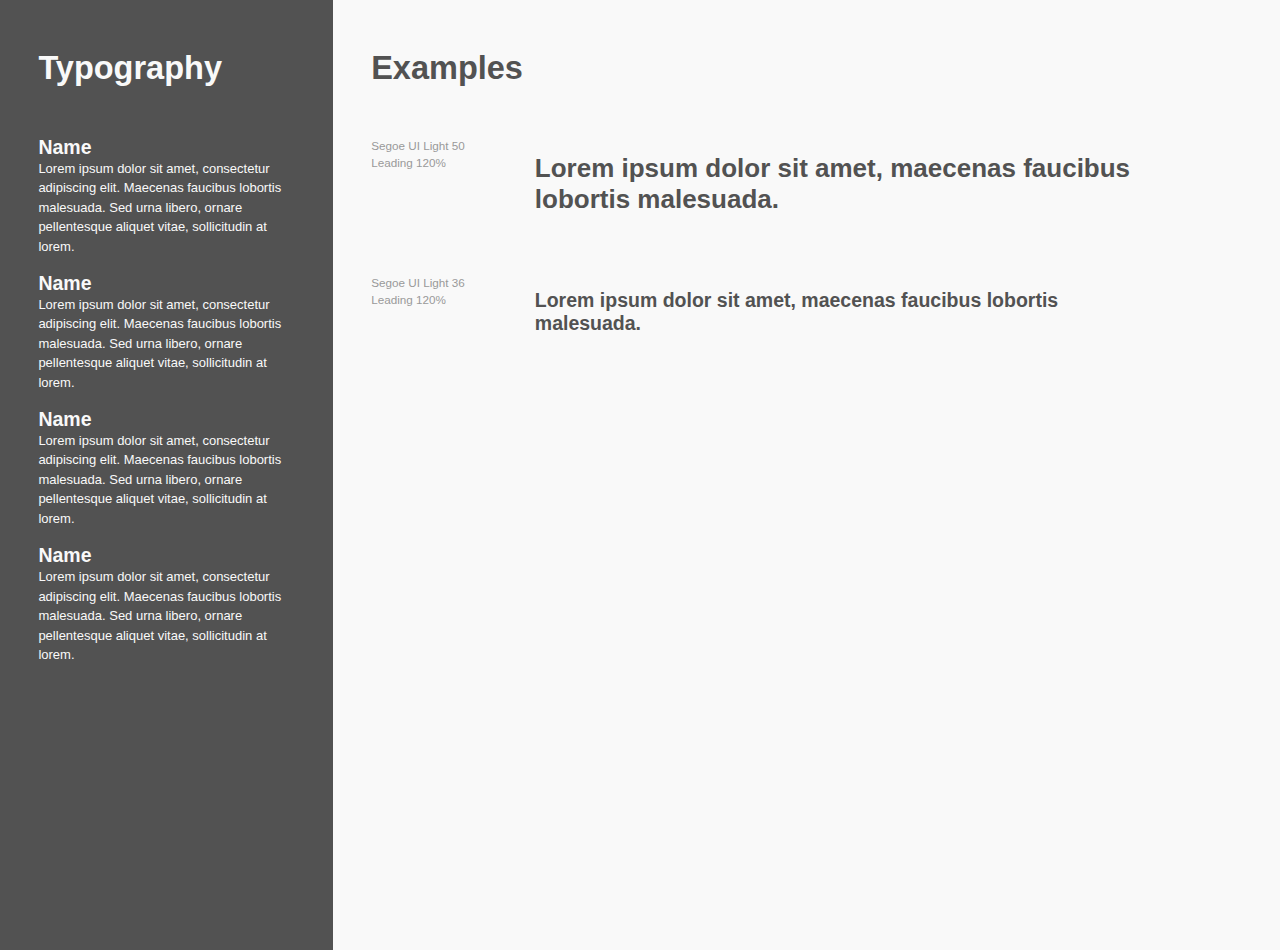
<file: index.html>
<!DOCTYPE html>
<html>
<head>
    <title>Sample</title>
    <style>
        html, body {
            background-color: #F9F9F9;
            color: #525252;
            font-family: Arial, Helvetica, sans-serif;
            font-size: 13px;
            font-weight: 400;
            height: 100%;
            margin: 0;
            padding: 0;
            width: 100%;
        }

        #details {
            background-color: #525252;
            color: #F9F9F9;
            float: left;
            height: 100%;
            padding: 50px 60px 0 40px;
            width: 300px;

            padding-left: 3%;
            padding-right: 3%;
            width: 20%;
        }
        #details > h1,
        #examples > h1 {
            font-size: 2.5em;
            margin: 0 0 1.5em;
        }
        #details > h4 {
            font-size: 1.5em;
            margin: 0;
        }
        #details > p {
            line-height: 1.5em;
            margin: 0 0 1.2em;
        }

        #examples {
            float: left;
            padding: 50px 40px;

            padding-left: 3%;
            padding-right: 3%;
            width: 68%;
        }
        #examples > .entity {
            margin-bottom: 40px;
        }
        #examples > .entity > .note {
            color: #999;
            display: inline-block;
            font-size: 0.90em;
            list-style: none;
            margin: 0;
            min-width: 130px;
            padding: 0;
            padding-right: 30px;
            width: 10%;
            vertical-align: top;
        }
        #examples > .entity > .note > li {
            margin: .3em 0;
        }
        #examples > .entity > .example {
            display: inline-block;
            width: 70%;
            vertical-align: top;
        }
    </style>
</head>
<body>
    <div id="details">
        <h1>Typography</h1>

        <h4>Name</h4>
        <p>Lorem ipsum dolor sit amet, consectetur adipiscing elit. Maecenas faucibus lobortis malesuada. Sed urna libero, ornare pellentesque aliquet vitae, sollicitudin at lorem.</p>

        <h4>Name</h4>
        <p>Lorem ipsum dolor sit amet, consectetur adipiscing elit. Maecenas faucibus lobortis malesuada. Sed urna libero, ornare pellentesque aliquet vitae, sollicitudin at lorem.</p>

        <h4>Name</h4>
        <p>Lorem ipsum dolor sit amet, consectetur adipiscing elit. Maecenas faucibus lobortis malesuada. Sed urna libero, ornare pellentesque aliquet vitae, sollicitudin at lorem.</p>

        <h4>Name</h4>
        <p>Lorem ipsum dolor sit amet, consectetur adipiscing elit. Maecenas faucibus lobortis malesuada. Sed urna libero, ornare pellentesque aliquet vitae, sollicitudin at lorem.</p>
    </div>
    <div id="examples">
        <h1>Examples</h1>

        <div class="entity">
            <ul class="note">
                <li>Segoe UI Light 50</li>
                <li>Leading 120%</li>
            </ul>
            <div class="example">
                <h1>Lorem ipsum dolor sit amet, maecenas faucibus lobortis malesuada.</h1>
            </div>
        </div>

        <div class="entity">
            <ul class="note">
                <li>Segoe UI Light 36</li>
                <li>Leading 120%</li>
            </ul>
            <div class="example">
                <h2>Lorem ipsum dolor sit amet, maecenas faucibus lobortis malesuada.</h2>
            </div>
        </div>

    </div>
</body>
</html>
</file>
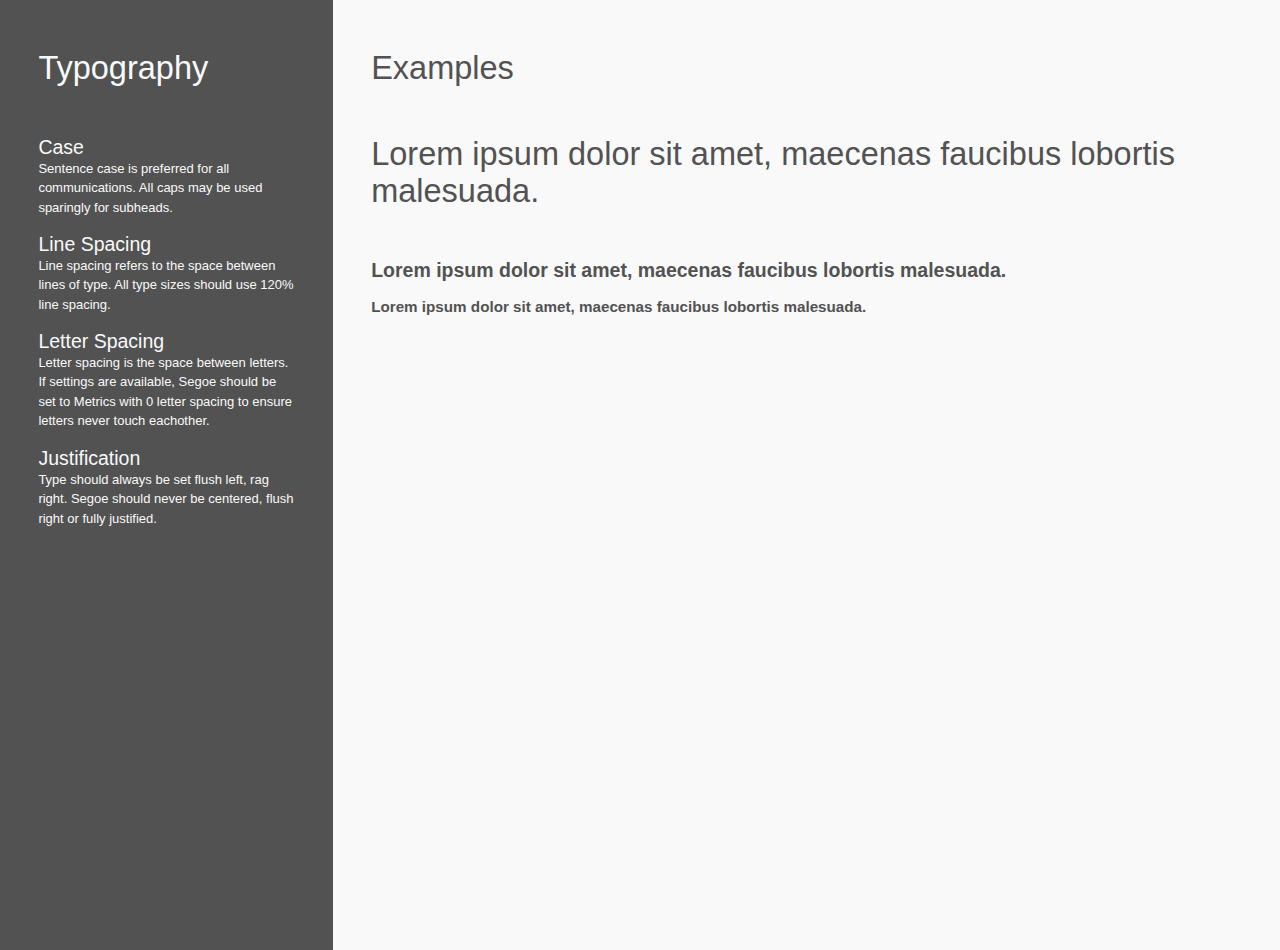
<file: typography.html>
<!DOCTYPE html><html><head><title></title><link rel="stylesheet" href="stylerator.css" /></head><body><div id="details"><h1>Typography</h1>
<h4>Case</h4>
<p>Sentence case is preferred for all communications. All caps
may be used sparingly for subheads.</p>
<h4>Line Spacing</h4>
<p>Line spacing refers to the space between lines of type. All
type sizes should use 120% line spacing.</p>
<h4>Letter Spacing</h4>
<p>Letter spacing is the space between letters. If settings
are available, Segoe should be set to Metrics with 0 letter
spacing to ensure letters never touch eachother.</p>
<h4>Justification</h4>
<p>Type should always be set flush left, rag right. Segoe
should never be centered, flush right or fully justified.</p>
</div><div id="examples"><h1>Examples</h1><h1>Lorem ipsum dolor sit amet, maecenas faucibus lobortis
malesuada.</h1>
<h2>Lorem ipsum dolor sit amet, maecenas faucibus lobortis
malesuada.</h2>
<h3>Lorem ipsum dolor sit amet, maecenas faucibus lobortis
malesuada.</h3>
</div></body></html>
</file>
<file: stylerator.css>
html, body {
    background-color: #F9F9F9;
    color: #525252;
    font-family: 'Segoe UI Light', Arial, Helvetica, sans-serif;
    font-size: 13px;
    font-weight: 200;
    height: 100%;
    margin: 0;
    padding: 0;
    width: 100%;
}

#details {
    background-color: #525252;
    color: #F9F9F9;
    float: left;
    height: 100%;
    padding: 50px 60px 0 40px;
    width: 300px;

    padding-left: 3%;
    padding-right: 3%;
    width: 20%;
}
#details > h1,
#examples > h1 {
    font-size: 2.5em;
    font-weight: 200;
    margin: 0 0 1.5em;
}
#details > h4 {
    font-size: 1.5em;
    font-weight: 200;
    margin: 0;
}
#details > p {
    line-height: 1.5em;
    margin: 0 0 1.2em;
}

#examples {
    float: left;
    padding: 50px 40px;

    padding-left: 3%;
    padding-right: 3%;
    width: 68%;
}
#examples > .entity {
    margin-bottom: 40px;
}
#examples > .entity > .note {
    color: #999;
    display: inline-block;
    font-size: 0.90em;
    list-style: none;
    margin: 0;
    min-width: 130px;
    padding: 0;
    padding-right: 30px;
    width: 10%;
    vertical-align: top;
}
#examples > .entity > .note > li {
    margin: .3em 0;
}
#examples > .entity > .example {
    display: inline-block;
    width: 70%;
    vertical-align: top;
}
</file>
